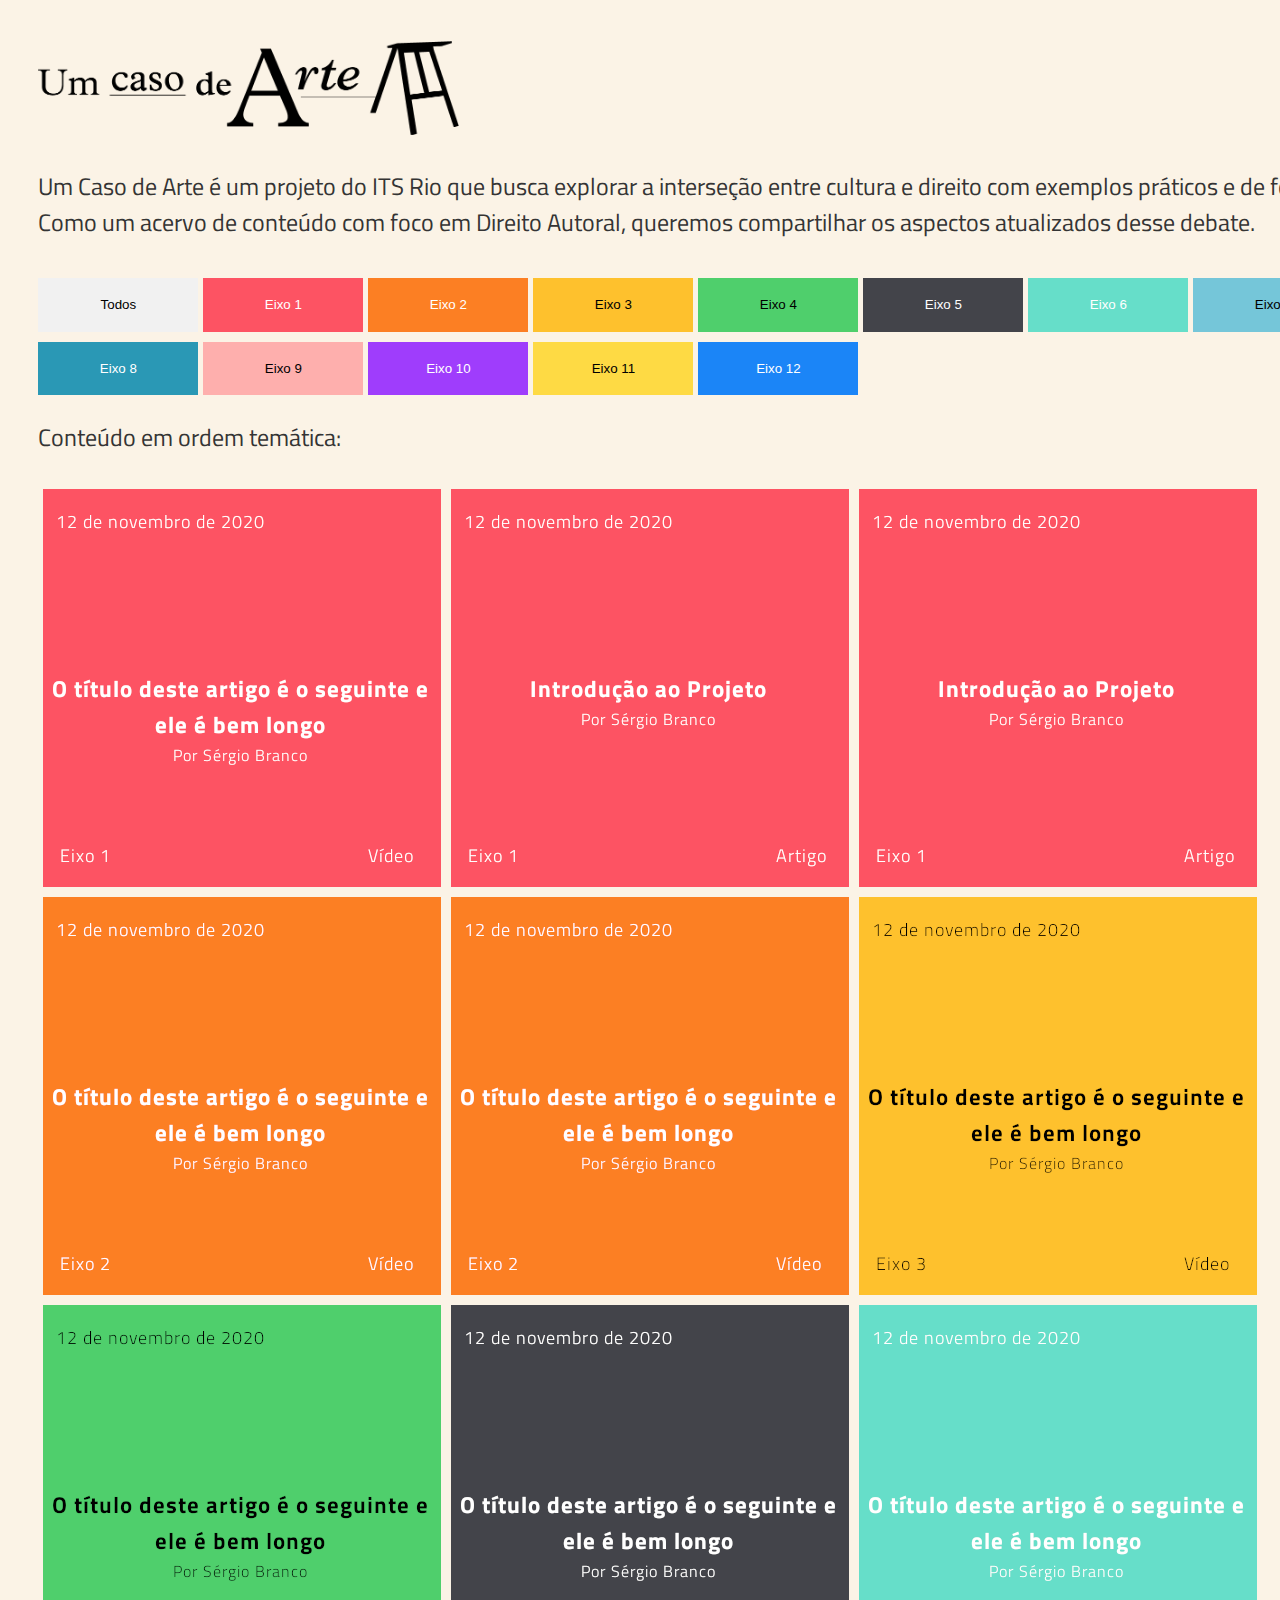
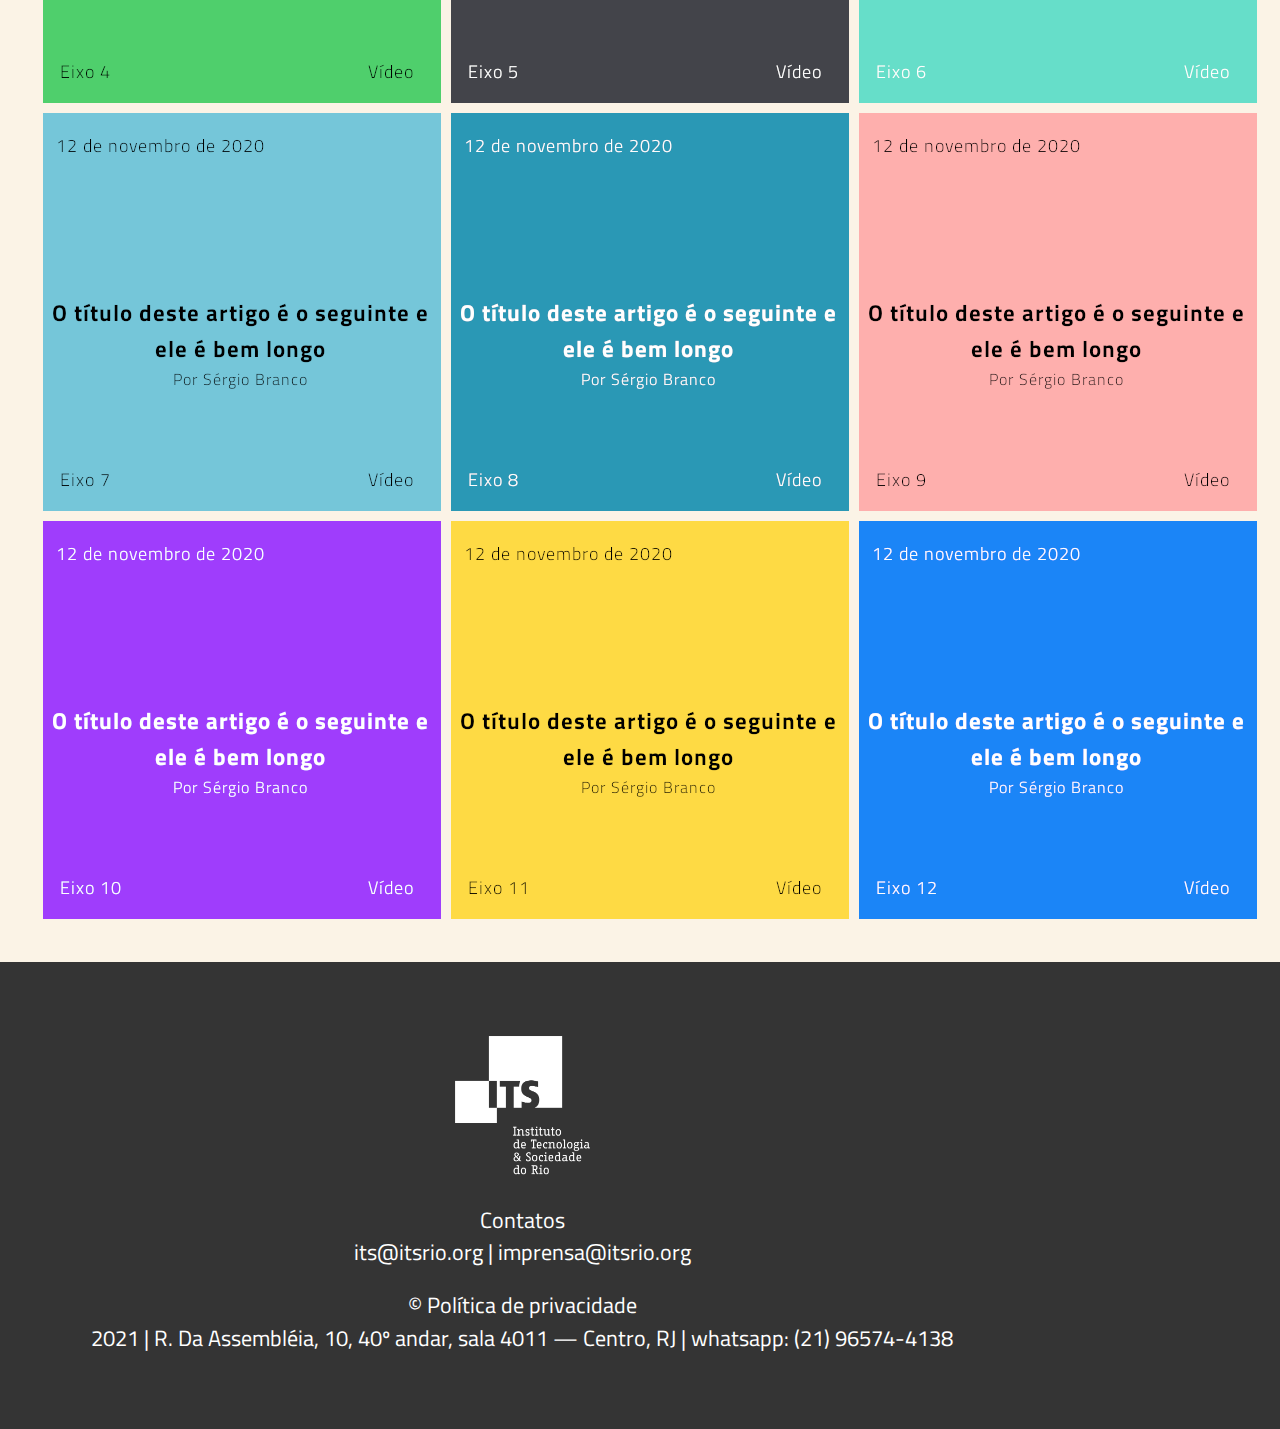
<file: index.html>
<!DOCTYPE html>
<html lang="pt-BR">

<head>
  <meta charset="UTF-8">
  <meta name="viewport" content="width=device-width, initial-scale=1, shrink-to-fit=no">
  <link rel="stylesheet" type="text/css" href="css/style.css" media="screen" />
  <link href="https://fonts.googleapis.com/css2?family=Titillium+Web:wght@300&display=swap" rel="stylesheet">

  <body>
    <header class="topo">
      <a href="index.html"><img src="images/logo.png"></a>

      <div class="descricao">
        <p>Um Caso de Arte é um projeto do ITS Rio que busca explorar a interseção entre cultura e direito com exemplos práticos e de forma acessível. Como um acervo de conteúdo com foco em Direito Autoral, queremos compartilhar os aspectos atualizados desse debate.</p>
      </div> 

      <div id="myBtnContainer">
        <button class="btn" onclick="filterSelection('all')"> Todos</button>
        <button class="btn rosa1" onclick="filterSelection('eixo1'); seleciona()"> Eixo 1 <div class="selecao" ></div>
        </button>
        <button class="btn laranja2" onclick="filterSelection('eixo2'); seleciona()"> Eixo 2<div class="selecao"></div></button>
        <button class="btn amarelo3" onclick="filterSelection('eixo3')"> Eixo 3</button> 
        <button class="btn verde4" onclick="filterSelection('eixo4')"> Eixo 4</button>
        <button class="btn cinza5" onclick="filterSelection('eixo5')"> Eixo 5</button>
        <button class="btn azulclaro6" onclick="filterSelection('eixo6')"> Eixo 6</button>
        <button class="btn azulmedio7" onclick="filterSelection('eixo7')"> Eixo 7</button>
        <button class="btn azulescuro8" onclick="filterSelection('eixo8')"> Eixo 8</button>
        <button class="btn rosa9" onclick="filterSelection('eixo9')"> Eixo 9</button>
        <button class="btn roxo10" onclick="filterSelection('eixoDez')"> Eixo 10</button>
        <button class="btn amareloclaro11" onclick="filterSelection('eixoOnze')"> Eixo 11</button>
        <button class="btn ultimo12" onclick="filterSelection('eixoDoze')"> Eixo 12</button>

        <script>
          function seleciona() {
            document.getElementsByClassName('selecao').innerHTML = "X";
          }

          document.getElementById("btn").outerHTML = "";

        </script>

      </div>
      <div class="descricao">
        <p>Conteúdo em ordem temática: </p>
      </div> 
    </header>

    <div class="container">
      <a href="./Videos/video1.html"><div class="rosa1fundo filterDiv eixo1" style="background-image: url(Fundos/Eixo1/Video1-eixo1.png);">
       <!-- <p class="DataPublicacao">12 de novembro de 2020</p>
        <h2 class="TituloPublicacao">Introdução ao Projeto</h2>
        <p class="AutorPublicacao">Por Sérgio Branco</p>
        <p class="EixoPublicacao">Eixo 1</p>
        <p class="TipoPublicacao">Artigo</p> --> 

      </div></a>

      <a href="./Artigos/artigo1.html"><div class="rosa1fundo filterDiv eixo1" style="background-image: url(Fundos/Eixo1/artigo1-eixo1.png);">
       <!-- <p class="DataPublicacao">12 de novembro de 2020</p>
        <h2 class="TituloPublicacao">Introdução ao Projeto</h2>
        <p class="AutorPublicacao">Por Sérgio Branco</p>
        <p class="EixoPublicacao">Eixo 1</p>
        <p class="TipoPublicacao">Artigo</p> --> 

      </div></a>

      <a href="./Artigos/artigo1.html"><div class="rosa1fundo filterDiv eixo1" style="background-image: url(Fundos/Eixo1/artigo1-eixo1.png);">
       <!-- <p class="DataPublicacao">10 de novembro de 2020</p>
        <h2 class="TituloPublicacao">O título deste artigo é o seguinte e <br>ele é bem longo</h2>
        <p class="AutorPublicacao">Por Sérgio Branco</p>
        <p class="EixoPublicacao2">Eixo 1</p>
        <p class="TipoPublicacao2">Artigo</p> -->
      </div></a>
      <a href="./Artigos/artigo1.html"><div class="laranja2fundo filterDiv eixo2" style="background-image: url(Fundos/Eixo2/Vídeo1-eixo2.png);">
        <!--<p class="DataPublicacao">10 de novembro de 2020</p>
        <h2 class="TituloPublicacao">O título deste artigo é o seguinte e ele é bem longo</h2>
        <p class="AutorPublicacao">Por Sérgio Branco</p>
        <p class="EixoPublicacao2">Eixo 2</p>
        <p class="TipoPublicacao2">Vídeo</p>-->
      </div></a>
      <a href="./Artigos/artigo1.html"><div class="laranja2fundo filterDiv eixo2" style="background-image: url(Fundos/Eixo2/Vídeo1-eixo2.png);">
        <!--<p class="DataPublicacao">10 de novembro de 2020</p>
        <h2 class="TituloPublicacao">O título deste artigo é o seguinte e ele é bem longo</h2>
        <p class="AutorPublicacao">Por Sérgio Branco</p>
        <p class="EixoPublicacao2">Eixo 2</p>
        <p class="TipoPublicacao2">Vídeo</p>-->
      </div></a>
      <a href="./Artigos/artigo1.html"><div class="amarelo3fundo filterDiv eixo3" style="background-image: url(Fundos/Eixo3/Video1-eixo3.png);">
        <!--<p class="DataPublicacao">10 de novembro de 2020</p>
        <h2 class="TituloPublicacao">O título deste artigo é o seguinte e ele é bem longo</h2>
        <p class="AutorPublicacao">Por Sérgio Branco</p>
        <p class="EixoPublicacao2">Eixo 2</p>
        <p class="TipoPublicacao2">Vídeo</p>-->
      </div></a>
      <a href="./Artigos/artigo1.html"><div class="verde4fundo filterDiv eixo4" style="background-image: url(Fundos/Eixo4/Vídeo1-eixo4.png);">
        <!--<p class="DataPublicacao">10 de novembro de 2020</p>
        <h2 class="TituloPublicacao">O título deste artigo é o seguinte e ele é bem longo</h2>
        <p class="AutorPublicacao">Por Sérgio Branco</p>
        <p class="EixoPublicacao2">Eixo 2</p>
        <p class="TipoPublicacao2">Vídeo</p>-->
      </div></a>
      <a href="./Artigos/artigo1.html"><div class="cinza5fundo filterDiv eixo5" style="background-image: url(Fundos/Eixo5/Video1-eixo5.png);">
        <!--<p class="DataPublicacao">10 de novembro de 2020</p>
        <h2 class="TituloPublicacao">O título deste artigo é o seguinte e ele é bem longo</h2>
        <p class="AutorPublicacao">Por Sérgio Branco</p>
        <p class="EixoPublicacao2">Eixo 2</p>
        <p class="TipoPublicacao2">Vídeo</p>-->
      </div></a>
      <a href="./Artigos/artigo1.html"><div class="azulclaro6fundo filterDiv eixo6" style="background-image: url(Fundos/Eixo6/Video1-eixo6.png);">
        <!--<p class="DataPublicacao">10 de novembro de 2020</p>
        <h2 class="TituloPublicacao">O título deste artigo é o seguinte e ele é bem longo</h2>
        <p class="AutorPublicacao">Por Sérgio Branco</p>
        <p class="EixoPublicacao2">Eixo 2</p>
        <p class="TipoPublicacao2">Vídeo</p>-->
      </div></a>
      <a href="./Artigos/artigo1.html"><div class="azulmedio7fundo filterDiv eixo7" style="background-image: url(Fundos/Eixo7/Vídeo1-eixo7.png);">
        <!--<p class="DataPublicacao">10 de novembro de 2020</p>
        <h2 class="TituloPublicacao">O título deste artigo é o seguinte e ele é bem longo</h2>
        <p class="AutorPublicacao">Por Sérgio Branco</p>
        <p class="EixoPublicacao2">Eixo 2</p>
        <p class="TipoPublicacao2">Vídeo</p>-->
      </div></a>

      <a href="./Artigos/artigo1.html"><div class="azulescuro8fundo filterDiv eixo8" style="background-image: url(Fundos/Eixo8/Vídeo1-eixo8.png);">
        <!--<p class="DataPublicacao">10 de novembro de 2020</p>
        <h2 class="TituloPublicacao">O título deste artigo é o seguinte e ele é bem longo</h2>
        <p class="AutorPublicacao">Por Sérgio Branco</p>
        <p class="EixoPublicacao2">Eixo 2</p>
        <p class="TipoPublicacao2">Vídeo</p>-->
      </div></a>
      <a href="./Artigos/artigo1.html"><div class="rosas9fundo filterDiv eixo9" style="background-image: url(Fundos/Eixo9/Vídeo1-eixo9.png);">
        <!--<p class="DataPublicacao">10 de novembro de 2020</p>
        <h2 class="TituloPublicacao">O título deste artigo é o seguinte e ele é bem longo</h2>
        <p class="AutorPublicacao">Por Sérgio Branco</p>
        <p class="EixoPublicacao2">Eixo 2</p>
        <p class="TipoPublicacao2">Vídeo</p>-->
      </div></a>
      <a href="./Artigos/artigo1.html"><div class="roxo10fundo filterDiv eixoDez" style="background-image: url(Fundos/Eixo10/Vídeo1-eixo10.png);">
        <!--<p class="DataPublicacao">10 de novembro de 2020</p>
        <h2 class="TituloPublicacao">O título deste artigo é o seguinte e ele é bem longo</h2>
        <p class="AutorPublicacao">Por Sérgio Branco</p>
        <p class="EixoPublicacao2">Eixo 2</p>
        <p class="TipoPublicacao2">Vídeo</p>-->
      </div></a>
      <a href="./Artigos/artigo1.html"><div class="amareloclaro11fundo filterDiv eixoOnze" style="background-image: url(Fundos/Eixo11/Vídeo1-eixo11.png);">
        <!--<p class="DataPublicacao">10 de novembro de 2020</p>
        <h2 class="TituloPublicacao">O título deste artigo é o seguinte e ele é bem longo</h2>
        <p class="AutorPublicacao">Por Sérgio Branco</p>
        <p class="EixoPublicacao2">Eixo 2</p>
        <p class="TipoPublicacao2">Vídeo</p>-->
      </div></a>
      <a href="./Artigos/artigo1.html"><div class="ultimo12fundo filterDiv eixoDoze" style="background-image: url(Fundos/Eixo12/Vídeo1-eixo12.png);">
        <!--<p class="DataPublicacao">10 de novembro de 2020</p>
        <h2 class="TituloPublicacao">O título deste artigo é o seguinte e ele é bem longo</h2>
        <p class="AutorPublicacao">Por Sérgio Branco</p>
        <p class="EixoPublicacao2">Eixo 2</p>
        <p class="TipoPublicacao2">Vídeo</p>-->
      </div></a>
    </div>

    <script type="text/javascript" src="js/filtro.js"></script>


    <footer>
      <div class="flex-container">
        <div>
          <a href="https://itsrio.org/pt/home/">
            <img src="images/ITS_Logos.png">
          </a>
        </div>

        <div class="contatos">
          <p>Contatos</p>

          <a href="mailto:its@itsrio.org">its@itsrio.org </a> |
          <a href="mailto:imprensa@itsrio.org">imprensa@itsrio.org</a>
        </div>

        <div class="politica">

          &copy; <a href="https://itsrio.org/pt/comunicados/politica-privacidade/" target="blank">Política de privacidade </a>

          <p class="endereco">
            2021 | R. Da Assembléia, 10, 40º andar, sala 4011 — Centro, RJ | whatsapp: (21) 96574-4138
          </p>

        </div>
      </div>
    </footer>


  </body>
  </html>
</file>
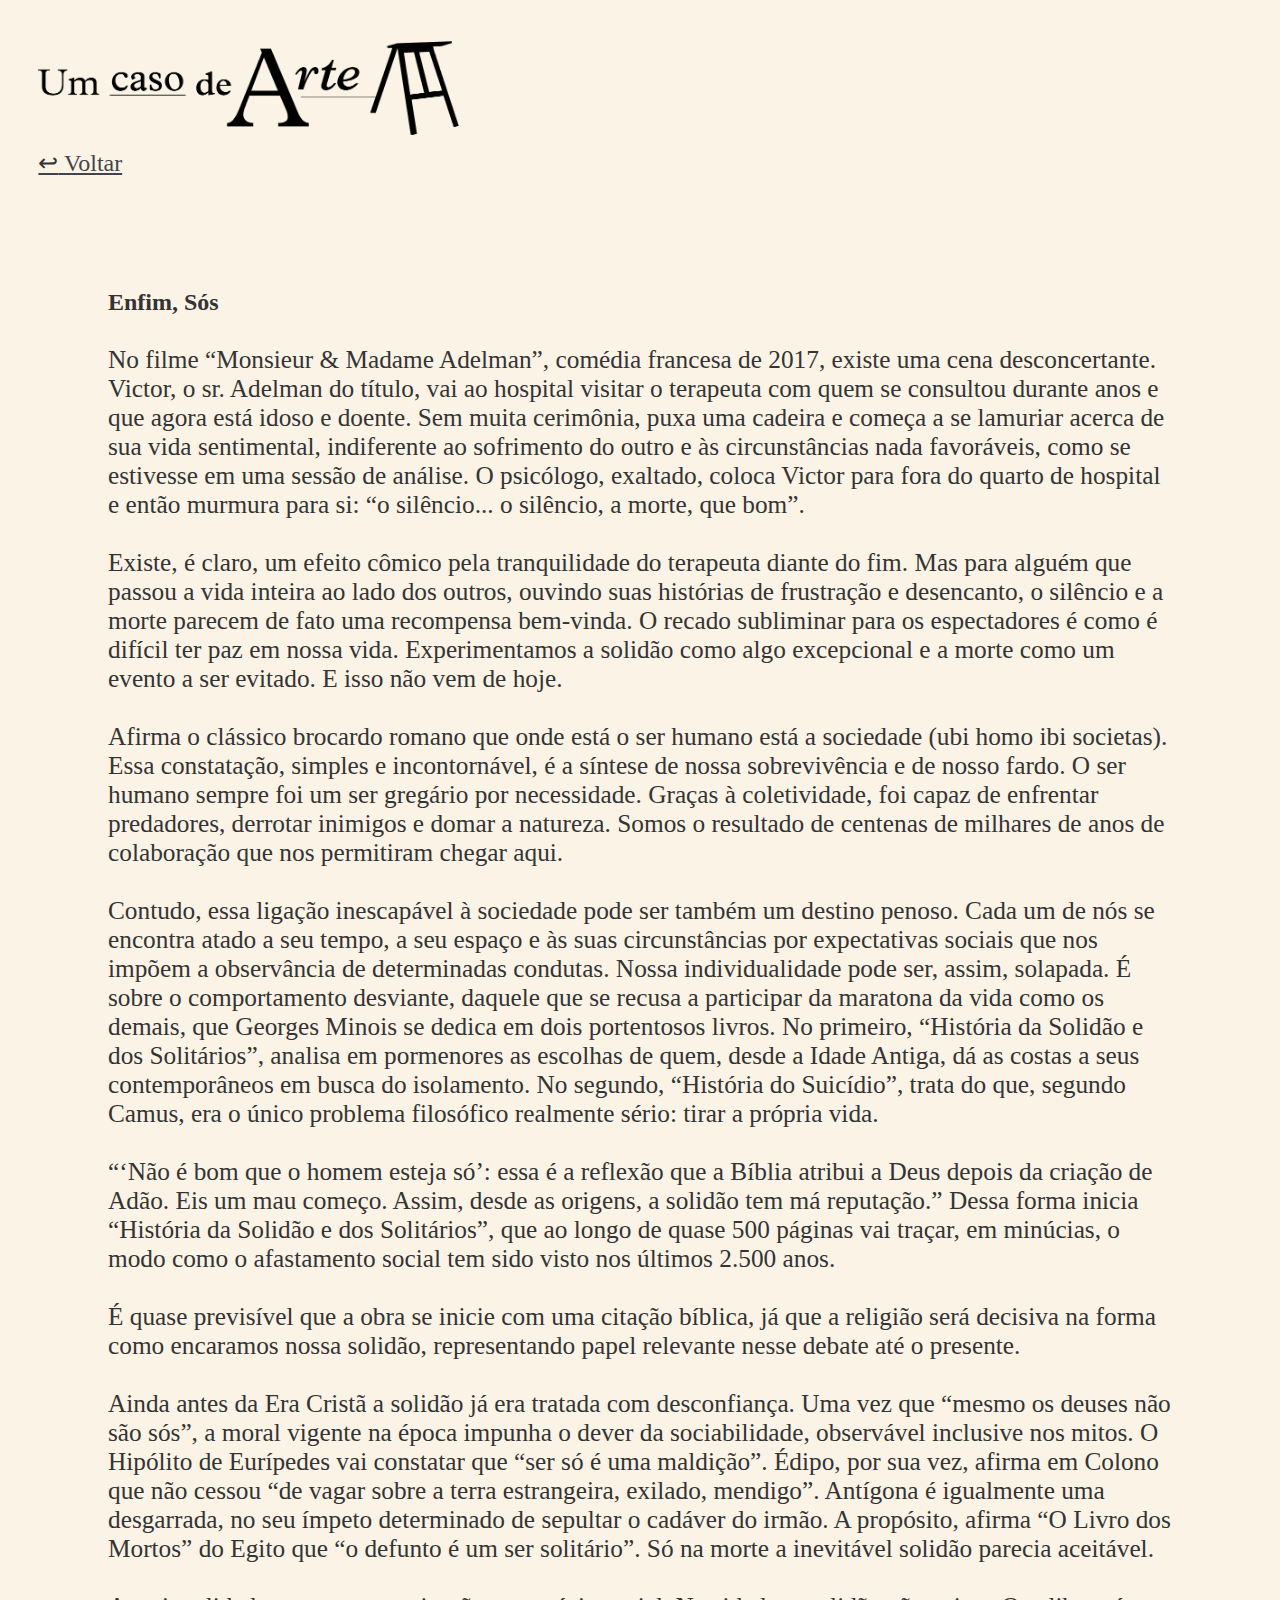
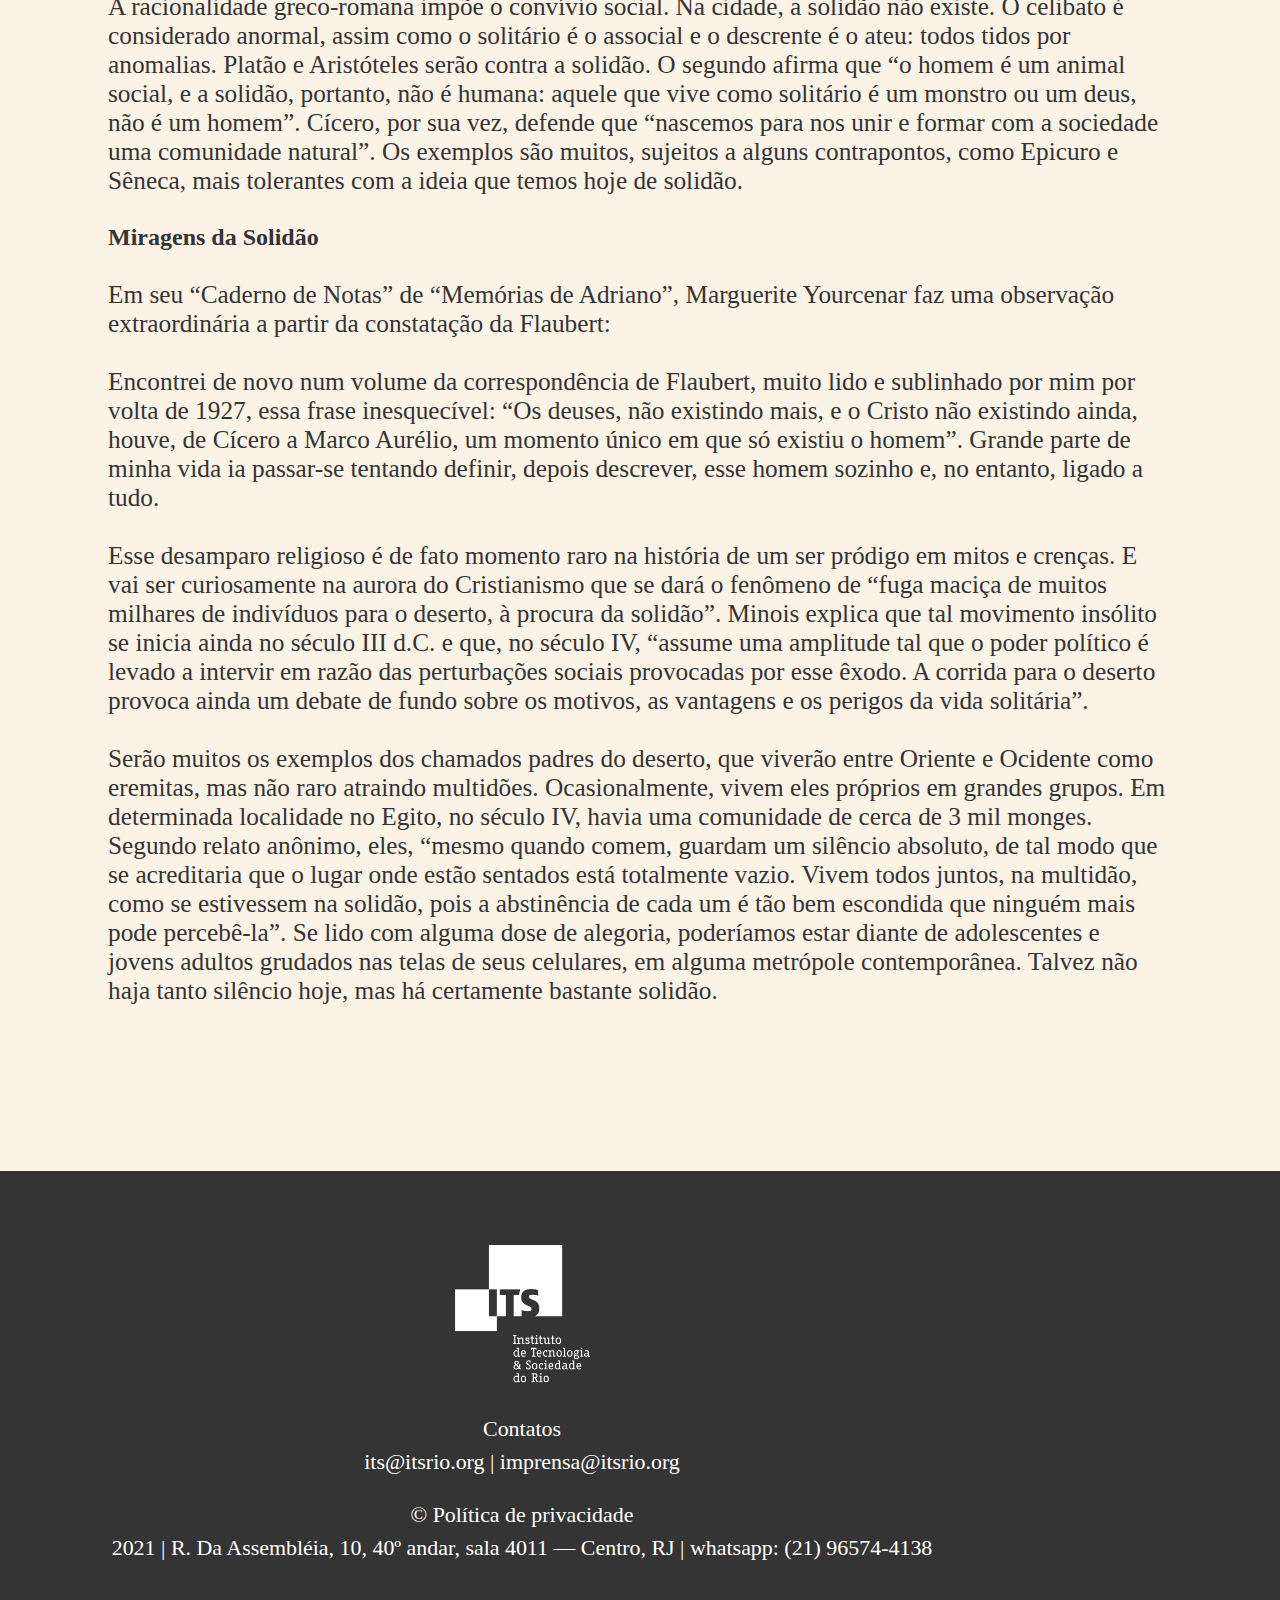
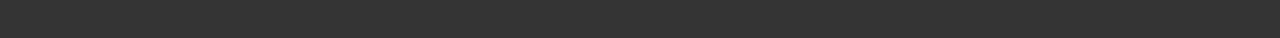
<file: Artigos/artigo1.html>
﻿<!DOCTYPE html>
<html lang="pt-BR">

<head>
    <meta charset="UTF-8">
    <meta name="viewport" content="width=device-width, initial-scale=1, shrink-to-fit=no">
    <title>
        Enfim, Sós
    </title>

    <!-- Endereço para a página de estilos  -->
    <link rel="stylesheet" type="text/css" href="../css/style.css" media="screen" />

</head>

<body>
    <header class="topo">
        <a href="../index.html"><img src="../images/logo.png" height="94" width="421"> </a>
        <nav>
            <a href="../index.html"><span style="color: #343434;">&#8617</span> </a>
            
                <a href="javascript:history.back()">
                Voltar
            </a>
        </nav>
    </header>

    <section>
        <div class="container-artigo">
            <h2>Enfim, Sós</h2>
            <br>
    
            <p>No filme “Monsieur & Madame Adelman”, comédia francesa de 2017, existe uma cena desconcertante. Victor, o sr. Adelman do título, vai ao hospital visitar o terapeuta com quem se consultou durante anos e que agora está idoso e doente. Sem muita cerimônia, puxa uma cadeira e  começa a se lamuriar acerca de sua vida sentimental, indiferente ao sofrimento do outro e às circunstâncias nada favoráveis, como se estivesse em uma sessão de análise. O psicólogo, exaltado, coloca Victor para fora do quarto de hospital e então murmura para si: “o silêncio... o silêncio, a morte, que bom”. </><br>
            <br />
            <p>Existe, é claro, um efeito cômico pela tranquilidade do terapeuta diante do fim. Mas para alguém que passou a vida inteira ao lado dos outros, ouvindo suas histórias de frustração e desencanto, o silêncio e a morte parecem de fato uma recompensa bem-vinda. O recado subliminar para os espectadores é como é difícil ter paz em nossa vida. Experimentamos a solidão como algo excepcional e a morte como um evento a ser evitado. E isso não vem de hoje.</p><br>
    
            <p>Afirma o clássico brocardo romano que onde está o ser humano está a sociedade (ubi homo ibi societas). Essa constatação, simples e incontornável, é a síntese de nossa sobrevivência e de nosso fardo. O ser humano sempre foi um ser gregário por necessidade. Graças à coletividade, foi capaz de enfrentar predadores, derrotar inimigos e domar a natureza. Somos o resultado de centenas de milhares de anos de colaboração que nos permitiram chegar aqui. </p><br>
    
            <p>Contudo, essa ligação inescapável à sociedade pode ser também um destino penoso. Cada um de nós se encontra atado a seu tempo, a seu espaço e às suas circunstâncias por expectativas sociais que nos impõem a observância de determinadas condutas. Nossa individualidade pode ser, assim, solapada. É sobre o comportamento desviante, daquele que se recusa a participar da maratona da vida como os demais, que Georges Minois se dedica em dois portentosos livros. No primeiro, “História da Solidão e dos Solitários”, analisa em pormenores as escolhas de quem, desde a Idade Antiga, dá as costas a seus contemporâneos em busca do isolamento. No segundo, “História do Suicídio”, trata do que, segundo Camus, era o único problema filosófico realmente sério: tirar a própria vida.</p><br>
    
            <p>“‘Não é bom que o homem esteja só’: essa é a reflexão que a Bíblia atribui a Deus depois da criação de Adão. Eis um mau começo. Assim, desde as origens, a solidão tem má reputação.” Dessa forma inicia “História da Solidão e dos Solitários”, que ao longo de quase 500 páginas vai traçar, em minúcias, o modo como o afastamento social tem sido visto nos últimos 2.500 anos.</p><br>
    
            <p>É quase previsível que a obra se inicie com uma citação bíblica, já que a religião será decisiva na forma como encaramos nossa solidão, representando papel relevante nesse debate até o presente. </p><br>
    
            <p>Ainda antes da Era Cristã a solidão já era tratada com desconfiança. Uma vez que “mesmo os deuses não são sós”, a moral vigente na época impunha o dever da sociabilidade, observável inclusive nos mitos. O Hipólito de Eurípedes vai constatar que “ser só é uma maldição”. Édipo, por sua vez, afirma em Colono que não cessou “de vagar sobre a terra estrangeira, exilado, mendigo”. Antígona é igualmente uma desgarrada, no seu ímpeto determinado de sepultar o cadáver do irmão. A propósito, afirma “O Livro dos Mortos” do Egito que “o defunto é um ser solitário”. Só na morte a inevitável solidão parecia aceitável.</p><br>
    
            <p>A racionalidade greco-romana impõe o convívio social. Na cidade, a solidão não existe. O celibato é considerado anormal, assim como o solitário é o associal e o descrente é o ateu: todos tidos por anomalias. Platão e Aristóteles serão contra a solidão. O segundo afirma que “o homem é um animal social, e a solidão, portanto, não é humana: aquele que vive como solitário é um monstro ou um deus, não é um homem”. Cícero, por sua vez, defende que “nascemos para nos unir e formar com a sociedade uma comunidade natural”. Os exemplos são muitos, sujeitos a alguns contrapontos, como Epicuro e Sêneca, mais tolerantes com a ideia que temos hoje de solidão. </p><br>
    
    
            <h2>Miragens da Solidão</h2><br>
    
            <p>Em seu “Caderno de Notas” de “Memórias de Adriano”, Marguerite Yourcenar faz uma observação extraordinária a partir da constatação da Flaubert: </p><br>
    
            <p>Encontrei de novo num volume da correspondência de Flaubert, muito lido e sublinhado por mim por volta de 1927, essa frase inesquecível: “Os deuses, não existindo mais, e o Cristo não existindo ainda, houve, de Cícero a Marco Aurélio, um momento único em que só existiu o homem”. Grande parte de minha vida ia passar-se tentando definir, depois descrever, esse homem sozinho e, no entanto, ligado a tudo.</p><br>
    
            <p>Esse desamparo religioso é de fato momento raro na história de um ser pródigo em mitos e crenças. E vai ser curiosamente na aurora do Cristianismo que se dará o fenômeno de “fuga maciça de muitos milhares de indivíduos para o deserto, à procura da solidão”. Minois explica que tal movimento insólito se inicia ainda no século III d.C. e que, no século IV, “assume uma amplitude tal que o poder político é levado a intervir em razão das perturbações sociais provocadas por esse êxodo. A corrida para o deserto provoca ainda um debate de fundo sobre os motivos, as vantagens e os perigos da vida solitária”.</p><br>
    
            <p>Serão muitos os exemplos dos chamados padres do deserto, que viverão entre Oriente e Ocidente como eremitas, mas não raro atraindo multidões. Ocasionalmente, vivem eles próprios em grandes grupos. Em determinada localidade no Egito, no século IV, havia uma comunidade de cerca de 3 mil monges. Segundo relato anônimo, eles, “mesmo quando comem, guardam um silêncio absoluto, de tal modo que se acreditaria que o lugar onde estão sentados está totalmente vazio. Vivem todos juntos, na multidão, como se estivessem na solidão, pois a abstinência de cada um é tão bem escondida que ninguém mais pode percebê-la”. Se lido com alguma dose de alegoria, poderíamos estar diante de adolescentes e jovens adultos grudados nas telas de seus celulares, em alguma metrópole contemporânea. Talvez não haja tanto silêncio hoje, mas há certamente bastante solidão. </p><br><br>
            </div>
    </section>
        
    <footer>
      <div class="flex-container">
        <div>
          <a href="https://itsrio.org/pt/home/">
            <img src="../images/ITS_Logos.png">
          </a>
        </div>

        <div class="contatos">
          <p>Contatos</p>

          <a href="mailto:its@itsrio.org">its@itsrio.org </a> |
          <a href="mailto:imprensa@itsrio.org">imprensa@itsrio.org</a>
        </div>

        <div class="politica">

          &copy; <a href="https://itsrio.org/pt/comunicados/politica-privacidade/" target="blank">Política de privacidade </a>

          <p class="endereco">
            2021 | R. Da Assembléia, 10, 40º andar, sala 4011 — Centro, RJ | whatsapp: (21) 96574-4138
          </p>

        </div>
      </div>
    </footer>

</body>


</html>
</file>
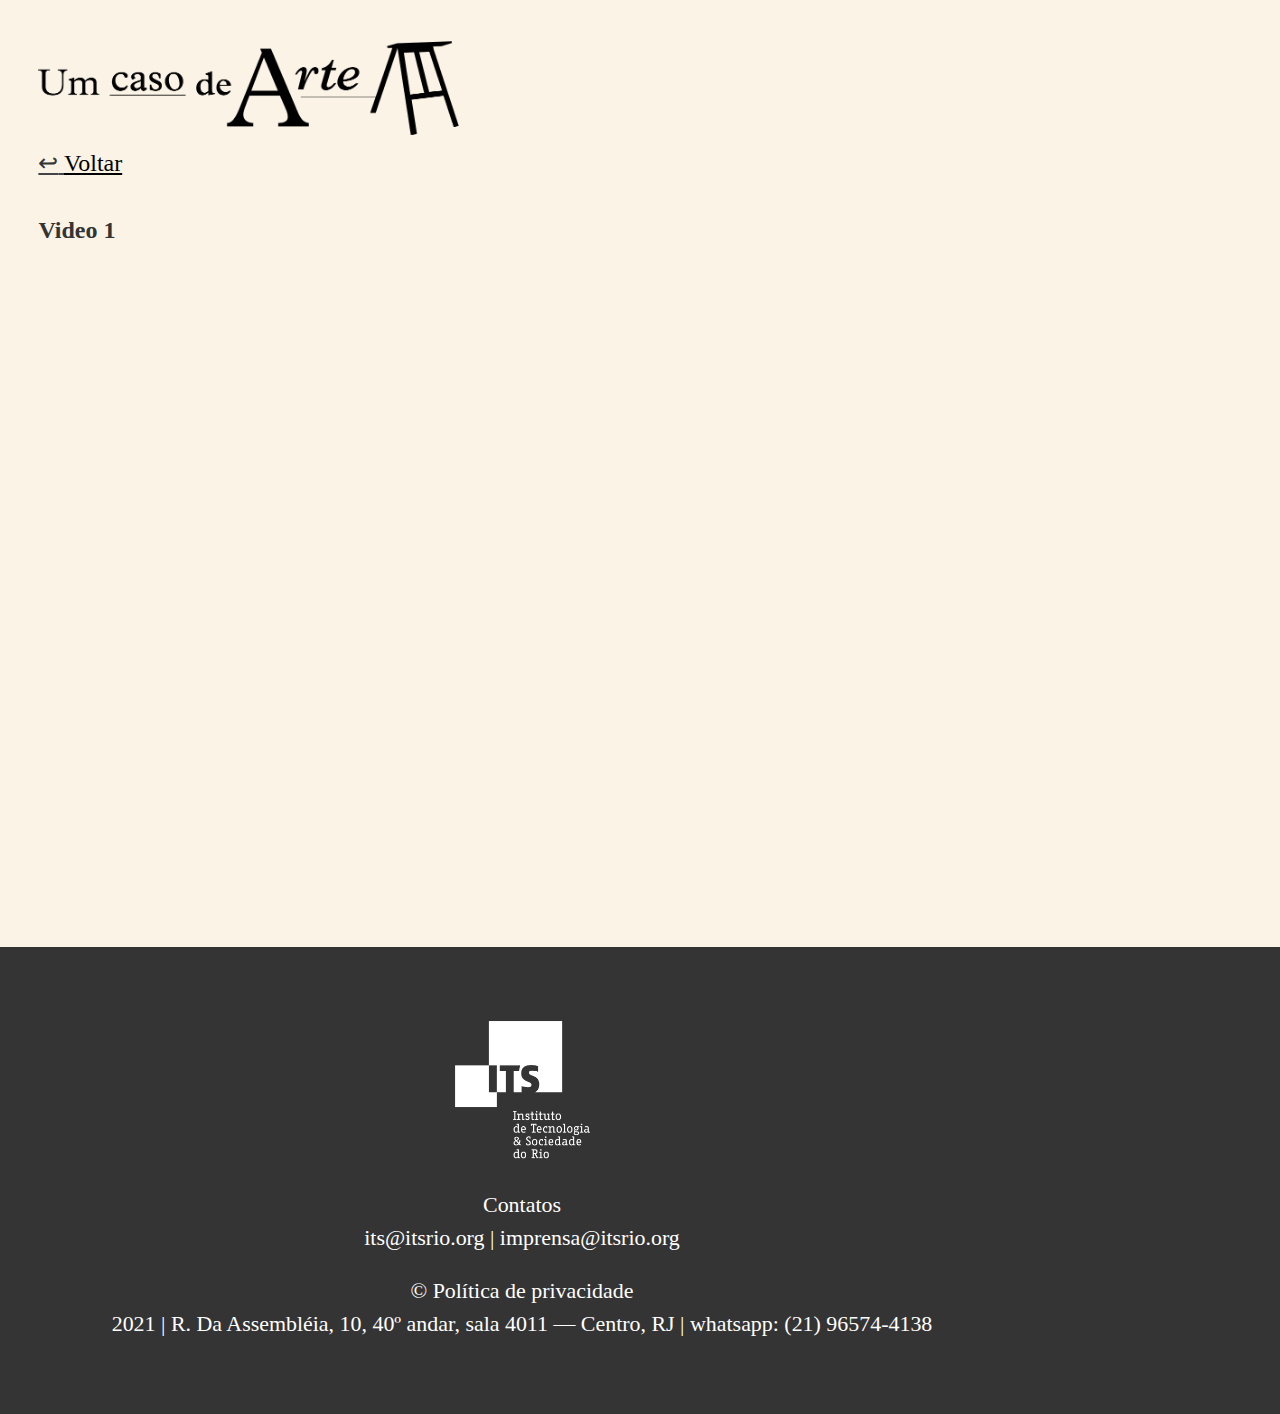
<file: Videos/video1.html>
﻿<!DOCTYPE html>
<html lang="pt-BR">

<head>
    <meta charset="UTF-8">
    <meta name="viewport" content="width=device-width, initial-scale=1, shrink-to-fit=no">
    <title>Vídeo 1</title>

    <!-- Endereço para a página de estilos  -->
    <link rel="stylesheet" type="text/css" href="../css/style.css" media="screen" />
</head>

<body>
    <header class="topo">
        <a href="../index.html"><img src="../images/logo.png" height="94" width="421"> </a>
        <nav>
            <a href="../index.html"><span style="color: #343434;">&#8617</span> </a>

            <a href="javascript:history.back()" style="text-decoration: underline; color: black;">
                Voltar
            </a>
        </nav>
        <br>

        <div class="container-video" style="text-align: left;">
            <h2>Video 1</h2><br>

        </header>



        <div class="video-responsive" style="text-align: center;" >
            <iframe src="https://www.youtube.com/embed/uBF7mp7H_ng" frameborder="0" allow="autoplay; encrypted-media" allowfullscreen></iframe>
        </div>
    </div>
    <footer>
      <div class="flex-container">
        <div>
          <a href="https://itsrio.org/pt/home/">
            <img src="../images/ITS_Logos.png">
          </a>
        </div>

        <div class="contatos">
          <p>Contatos</p>

          <a href="mailto:its@itsrio.org">its@itsrio.org </a> |
          <a href="mailto:imprensa@itsrio.org">imprensa@itsrio.org</a>
        </div>

        <div class="politica">

          &copy; <a href="https://itsrio.org/pt/comunicados/politica-privacidade/" target="blank">Política de privacidade </a>

          <p class="endereco">
            2021 | R. Da Assembléia, 10, 40º andar, sala 4011 — Centro, RJ | whatsapp: (21) 96574-4138
          </p>

        </div>
      </div>
    </footer>
</body>


</html>
</file>
<file: css/style.css>
* {
  margin: 0;
  padding: 0;
  box-sizing: border-box;
  text-decoration: none;
}

:root {
  --black: #343434;
  --red: #FD5363;
  --orange: #FC7F23;
  --yellow-strong: #FEC12D;
  --green: #4FCF6C;
  --grey: #43444A;
  --unnamed-color-66dec9: #66DEC9;
  --unnamed-color-75c6d9: #75C6D9;
  --unnamed-color-2a98b5: #2A98B5;
  --unnamed-color-feafad: #FEAFAD;
  --unnamed-color-9f3dfc: #9F3DFC;
  --yellow: #FEDA44;
  --unnamed-color-1b85f7: #1B85F7;
  --white: #FBF3E6;
}

html, body {
  line-height: 1.5;
  font-family: 'Titillium Web', sans-serif;
  font: normal 27px Titillium Web;

  color: var(--black);
  background: #FBF3E6 0% 0% no-repeat padding-box;
  opacity: 1;
}



.topo {
  /* background-color: red; */
  font-size: 1em;
  font: normal 24px/36px Titillium Web;
  display: flex;   
  flex-direction: column;
  margin-left: 3%;
  border: transparent;
  width: 160vh;
  padding-top: 1.5rem;
}

.topo img{
  height: 94px; 
  width: 421px;
}

.topo a {
  text-decoration: underline; 
  color: var(--grey);
}

.topo p {
  padding-top: 1em;
}

.descricao {
  font: normal 24px Titillium Web;
  letter-spacing: 0px;
  opacity: 1;
  padding-bottom: 2%;
}

.filterDiv {
  float: left;
  background-color: #2196F3;
  color: #ffffff;
  width: 398px;
  height: 398px;
  text-align: center;
  margin: 5px;
  display: none;
}

p > .AutorPublicacao{
  font: normal normal 300 24px/27px Titillium Web;
  font-size: 18px;
}

h2 {
  font: normal normal 600 24px/27px Titillium Web;
}

.show {
  display: block;
}

.container {
 display: flex;
 flex-wrap: wrap;
 margin-left: 3%;
 margin-bottom: 3%;
 width: 97%;

}

/* Style the buttons */
.btn {
  border: none;
  outline: none;
  width: 12em;
  height: 4em;
  margin-top: 10px;
  background-color: #f1f1f1;
  cursor: pointer;
}

.btn:hover {
  padding: 10px 30px;
  border: 1px solid #707070;
  background-color: #666;
  color: white;
  transition: 0.4s ease-in-out;
}

.btn.active {
  background-color: #f1f1f1;
  color: black;
  border-color: #666;

}

/*.btn:not(.active) {
  background-color: transparent;
  border: 1px solid #707070;
  color:var(--grey);
  }*/

  .selecao {
    float: right;
    transition: none;
  }

  /*Cores dos eixos*/
  .rosa1 {
    color: white;
    background-color: #FD5363;
  }

  .rosa1:hover {
    padding: 10px 30px;
    border: 1px solid #707070;
    background-color: #666;
    color: white;
    transition: 0.4s ease-in-out;
  }

  .rosa1fundo:hover {
    padding: 10px 30px;
    border: 1px solid #707070;
    background-color: #666;
    color: white;
    transition: 0.4s ease-in-out;
  }

  .rosa1.active {
    color: white;
    background-color: #FD5363;
  }

  .laranja2 {
    color: white;
    background-color: #FC7F23;
  }

  .laranja2:hover {
    padding: 10px 30px;
    border: 1px solid #707070;
    background-color: #666;
    color: white;
    transition: 0.4s ease-in-out;
  }

  .laranja2fundo:hover {
    padding: 10px 30px;
    border: 1px solid #707070;
    background-color: #666;
    color: white;
    transition: 0.4s ease-in-out;
  }

  .laranja2.active {
    color: white;
    background-color: #FC7F23;
  }

  .amarelo3 {
    color: black;
    background-color: #FEC12D;
  }

  .amarelo3:hover {
    padding: 10px 30px;
    border: 1px solid #707070;
    background-color: #666;
    color: white;
    transition: 0.4s ease-in-out;
  }

  .amarelo3fundo:hover {
    padding: 10px 30px;
    border: 1px solid #707070;
    background-color: #666;
    color: white;
    transition: 0.4s ease-in-out;
  }

  .amarelo3.active {
    color: black;
    background-color: #FEC12D;
  }

  .verde4 {
    color: black;
    background-color: #4FCF6C;
  }

  .verde4:hover {
    padding: 10px 30px;
    border: 1px solid #707070;
    background-color: #666;
    color: white;
    transition: 0.4s ease-in-out;
  }

  .verde4fundo:hover {
    padding: 10px 30px;
    border: 1px solid #707070;
    background-color: #666;
    color: white;
    transition: 0.4s ease-in-out;
  }

  .verde4.active {
    color: black;
    background-color: #4FCF6C;
  }

  .cinza5 {
    color: white;
    background-color: #43444A;
  }

  .cinza5:hover {
    padding: 10px 30px;
    border: 1px solid #707070;
    background-color: #666;
    color: white;
    transition: 0.4s ease-in-out;
  }

  .cinza5fundo:hover {
    padding: 10px 30px;
    border: 1px solid #707070;
    background-color: #666;
    color: white;
    transition: 0.4s ease-in-out;
  }


  .cinza5.active {
    color: white;
    background-color: #43444A;
  }

  .azulclaro6 {
    color: white;
    background-color: #66DEC9;
  }

  .azulclaro6:hover {
    padding: 10px 30px;
    border: 1px solid #707070;
    background-color: #666;
    color: white;
    transition: 0.4s ease-in-out;
  }

  .azulclaro6fundo:hover {
    padding: 10px 30px;
    border: 1px solid #707070;
    background-color: #666;
    color: white;
    transition: 0.4s ease-in-out;
  }

  .azulclaro6.active {
    color: white;
    background-color: #66DEC9;
  }

  .azulmedio7 {
    color: black;
    background-color: #75C6D9;
  }

  .azulmedio7:hover {
    padding: 10px 30px;
    border: 1px solid #707070;
    background-color: #666;
    color: white;
    transition: 0.4s ease-in-out;
  }

  .azulmedio7fundo:hover {
    padding: 10px 30px;
    border: 1px solid #707070;
    background-color: #666;
    color: white;
    transition: 0.4s ease-in-out;
  }

  .azulmedio7.active {
    color: black;
    background-color: #75C6D9;
  }

  .azulescuro8 {
    color: white;
    background-color: #2A98B5;
  }

  .azulescuro8:hover {
    padding: 10px 30px;
    border: 1px solid #707070;
    background-color: #666;
    color: white;
    transition: 0.4s ease-in-out;
  }

  .azulescuro8fundo:hover {
    padding: 10px 30px;
    border: 1px solid #707070;
    background-color: #666;
    color: white;
    transition: 0.4s ease-in-out;
  }

  .azulescuro8.active {
    color: white;
    background-color: #2A98B5;
  }

  .rosa9 {
    color: black;
    background-color: #FEAFAD;
  }

  .rosa9:hover {
    padding: 10px 30px;
    border: 1px solid #707070;
    background-color: #666;
    color: white;
    transition: 0.4s ease-in-out;
  }

  .rosa9fundo:hover {
    padding: 10px 30px;
    border: 1px solid #707070;
    background-color: #666;
    color: white;
    transition: 0.4s ease-in-out;
  }


  .rosa9.active {
    color: black;
    background-color: #FEAFAD;
  }

  .roxo10 {
    color: white;
    background-color: #9F3DFC;
  }

  .roxo10:hover {
    padding: 10px 30px;
    border: 1px solid #707070;
    background-color: #666;
    color: white;
    transition: 0.4s ease-in-out;
  }

  .roxo10fundo:hover {
    padding: 10px 30px;
    border: 1px solid #707070;
    background-color: #666;
    color: white;
    transition: 0.4s ease-in-out;
  }

  .roxo10.active {
    color: white;
    background-color: #9F3DFC;
  }

  .amareloclaro11 {
    color: black;
    background-color: #FEDA44;
  }

  .amareloclaro11:hover {
    padding: 10px 30px;
    border: 1px solid #707070;
    background-color: #666;
    color: white;
    transition: 0.4s ease-in-out;
  }

  .amareloclaro11fundo:hover {
    padding: 10px 30px;
    border: 1px solid #707070;
    background-color: #666;
    color: white;
    transition: 0.4s ease-in-out;
  }

  .amareloclaro11.active {
    color: black;
    background-color: #FEDA44;
  }

  .ultimo12 {
    color: white;
    background-color: #1B85F7;
  }

  .ultimo12:hover {
    padding: 10px 30px;
    border: 1px solid #707070;
    background-color: #666;
    color: white;
    transition: 0.4s ease-in-out;
  }

  .ultimo12fundo:hover {
    padding: 10px 30px;
    border: 1px solid #707070;
    background-color: #666;
    color: white;
    transition: 0.4s ease-in-out;
  }

  .ultimo12.active {
    color: white;
    background-color: #1B85F7;
  }

  /*fim das cores dos eixos*/

/* Tentativa de organização de elementos dentro do card, não consegui colocar de forma responsiva com o zoom da página

.DataPublicacao{
  font-size: 10px;
  position: absolute;
  margin-left: 10px;
  margin-top: 10px;

}
.TituloPublicacao{
  font-size: 23px;
  padding: 5px;
  position: relative;
  bottom: -120px;

}
p > .AutorPublicacao{
  position: absolute;
  text-align: center;
}

.AutorPublicacao{
  font-size: 10px;
  margin-top: 130px;
}

p > .EixoPublicacao{
  position: absolute;

}

.EixoPublicacao{
  font-size: 10px;
  text-align: left !important; 
  margin-left: 15px;
  margin-top: 120px;
}

p > .TipoPublicacao{
  position: absolute;
}

.TipoPublicacao{
  font-size: 10px;
  text-align: right !important;  
  margin-right: 15px;
}

.EixoPublicacao2{
  font-size: 10px;
  position: relative;
  left: -150px;
  bottom: -230px;

}
.TipoPublicacao2{
  font-size: 10px;
  position: relative;
  left: 130px;
  bottom: -210px;

}
*/
.flex-container {
  display: flex;
  justify-content: center;
  flex-flow: column;
}

.flex-container > div {
  width: 80%;
  height: 70%;
  margin: 10px;
  text-align: center;
  line-height: 1.5;
  font-size: 1em;
}

footer .flex-container > div {
  margin: 10px;
  text-align: center;
  line-height: 1.5;
}

.video-responsive iframe {
  height: 660px; 
  width: 1080px;
}

section > .container-artigo {
  margin: 4rem;

  font-size: 93.75%;

}

footer {
  background-color: var(--black);
  color: white;
  flex-wrap: wrap;
  padding-top: 5%;
  padding-bottom: 5%;
  font-size: 81.25%;
}

footer a {
  text-decoration: none;
  color: white;
  position: relative;
}

footer img {
  width: 15vh;
}

footer .contatos {
  text-align: left;        
}
footer .endereço {
  text-align: center;

}

.footer p{
  text-align: center;
  margin-left:30px;
}

/*media query*/

@media only screen and (max-width: 1056px) {
  .topo {
    width: 150vh;
  }
}

@media only screen and (max-width: 1129px) {
  .video-responsive iframe {
    height: 460px; 
    width: 880px;
  }
}

@media only screen and (max-width: 920px) {
  .video-responsive iframe {
    height: 400px; 
    width: 680px;
  }
}

@media only screen and (max-width: 710px) {
  .video-responsive iframe {
    height: 300px; 
    width: 580px;
  }

  .topo img{
    height: 60px; 
    width: 280px;
  }
}

@media only screen and (max-width: 1010px) {
  .topo {
    width: 120vh;
  }
}

@media only screen and (max-width: 816px) {
  .topo {
    width: 100vh;
  }
}

@media (max-width: 679px) {
  .topo {
    width: 80vh;
    font-size: 0.5em;
    font: normal 12px/18px Titillium Web;
  }

  .topo img{
    height: 60px; 
    width: 280px;
  }

  .descricao{
    font-size: 0.8em;
    font: normal 16px/22px Titillium Web;
  }

  .btn{
    width: 8em;
    height: 3em;
  }
}

@media only screen and (max-width: 650px) {
 
  .video-responsive iframe {
    height: 210px; 
    width: 400px;
  }
}

@media only screen and (max-width: 560px) {
  .topo {
    width: 65vh;
  }

  .video-responsive iframe {
    height: 210px; 
    width: 400px;
  }
}
</file>
